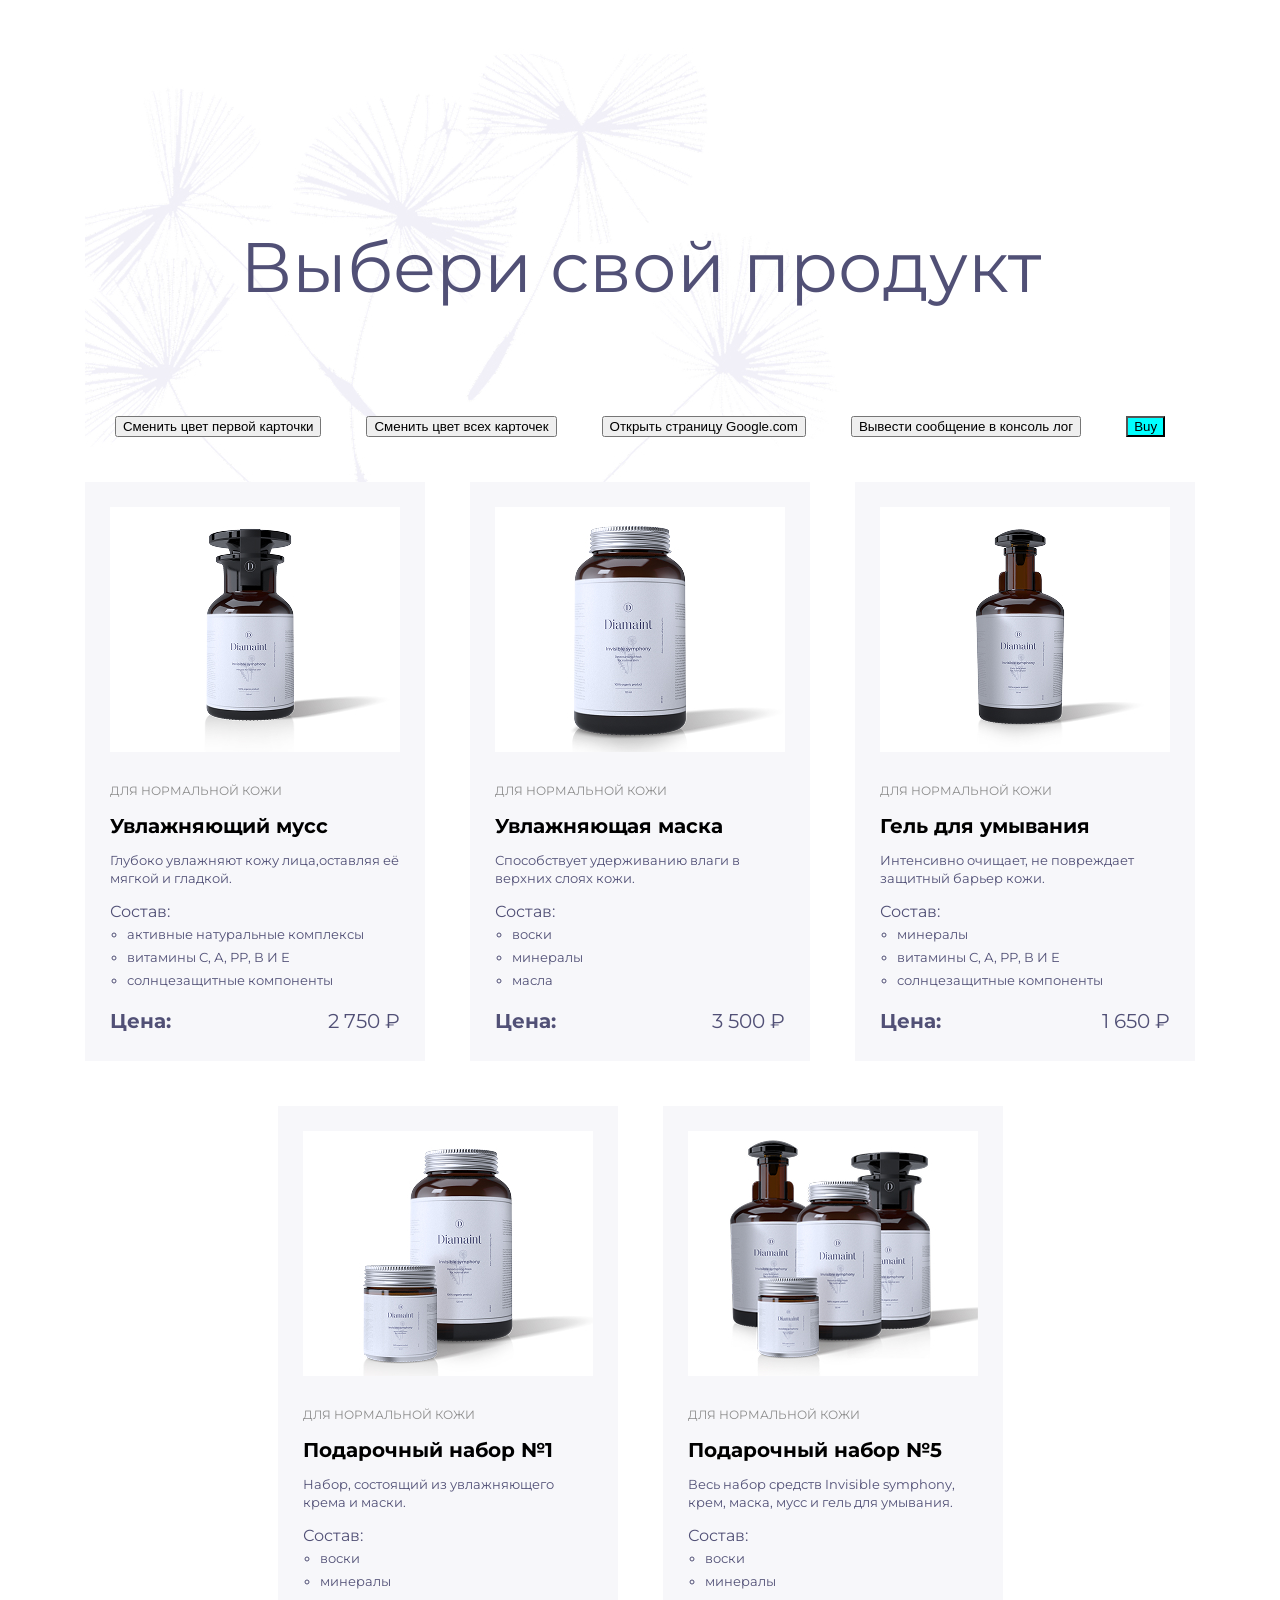
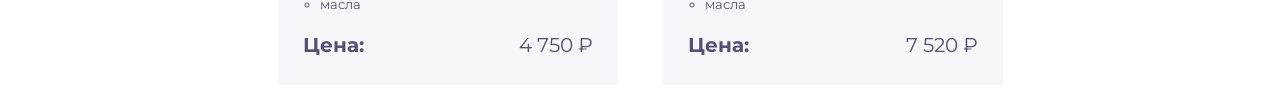
<file: index.html>
<!DOCTYPE html>
<html lang="en">
    <head>
        <meta charset="UTF-8">
        <meta name="viewport" content="width=device-width, initial-scale=1.0">
        <title>Document</title>
        <link rel="stylesheet" href="style.css">
        <link rel="stylesheet" href="https://fonts.googleapis.com/css2?family=Montserrat:wght@400;500;700&display=swap">
    </head>
    <body>
        <main class="main">
            <div class="container">
                <h1 class="title">Выбери свой продукт</h1>
                <ul class="products clear-list">
                <button id="change-color-first-card">Сменить цвет первой карточки</button>
                <button id="change-color-all-cards">Сменить цвет всех карточек</button>
                <button id="open-google">Открыть страницу Google.com</button>
                <button id="output-console-log">Вывести сообщение в консоль лог</button>
                <button id="button-buy">Buy</button>
                    <li class="products__item card">
                        <img src="images/Mousee.jpg" alt="Товар увлажняющий мусс" class="card__image">
                        <h3 class="card__category">для нормальной кожи</h3>
                        <h2 class="card__name">Увлажняющий мусс</h2>
                        <p class="card__description"> Глубоко увлажняют кожу лица,оставляя её мягкой и гладкой.</p>
                        <div class="card__compound compound">
                            <span class="compound__title">Состав:</span>
                            <ul class="compound__list">
                                <li>активные натуральные комплексы</li>
                                <li>витамины С, А, РР, В И Е</li>
                                <li>солнцезащитные компоненты</li>
                            </ul>
                        </div>
                        <div class="card__price price">
                            <b class="price__label">Цена:</b>
                            <span class="price__cost">2 750 &#8381</span>
                        </div>
                    </li>
                    <li class="products__item card">
                        <img src="images/mask.jpg" alt="Товар увлажняющая маска" class="card__image">
                        <h3 class="card__category">для нормальной кожи</h3>
                        <h2 class="card__name">Увлажняющая маска</h2>
                        <p class="card__description"> Способствует удерживанию влаги в верхних слоях кожи.</p>
                        <div class="card__compound compound">
                            <span class="compound__title">Состав:</span>
                            <ul class="compound__list">
                                <li>воски</li>
                                <li>минералы</li>
                                <li>масла</li>
                            </ul>
                        </div>
                        <div class="card__price price">
                            <b class="price__label">Цена:</b>
                            <span class="price__cost">3 500 &#8381</span>
                        </div>
                    </li>
                    <li class="products__item card">
                        <img src="images/gel.jpg" alt="Товар гель для умывания" class="card__image">
                        <h3 class="card__category">для нормальной кожи</h3>
                        <h2 class="card__name">Гель для умывания</h2>
                        <p class="card__description"> Интенсивно очищает, не повреждает защитный барьер кожи.</p>
                        <div class="card__compound compound">
                            <span class="compound__title">Состав:</span>
                            <ul class="compound__list">
                                <li>минералы</li>
                                <li>витамины С, А, РР, В И Е</li>
                                <li>солнцезащитные компоненты</li>
                            </ul>
                        </div>
                        <div class="card__price price">
                            <b class="price__label">Цена:</b>
                            <span class="price__cost">1 650 &#8381</span>
                        </div>
                    </li>
                    <li class="products__item card">
                        <img src="images/SetNo.1.jpg" alt="Товар подарочный набор №1" class="card__image">
                        <h3 class="card__category">для нормальной кожи</h3>
                        <h2 class="card__name">Подарочный набор №1</h2>
                        <p class="card__description"> Набор, состоящий из увлажняющего крема и маски.</p>
                        <div class="card__compound compound">
                            <span class="compound__title">Состав:</span>
                            <ul class="compound__list">
                                <li>воски</li>
                                <li>минералы</li>
                                <li>масла</li>
                            </ul>
                        </div>
                        <div class="card__price price">
                            <b class="price__label">Цена:</b>
                            <span class="price__cost">4 750 &#8381</span>
                        </div>
                    </li>
                    <li class="products__item card">
                        <img src="images/SetNo.5.jpg" alt="Товар подарочный набор №5" class="card__image">
                        <h3 class="card__category">для нормальной кожи</h3>
                        <h2 class="card__name">Подарочный набор №5</h2>
                        <p class="card__description"> Весь набор средств Invisible symphony, крем, маска, мусс и гель для умывания.</p>
                        <div class="card__compound compound">
                            <span class="compound__title">Состав:</span>
                            <ul class="compound__list">
                                <li>воски</li>
                                <li>минералы</li>
                                <li>масла</li>
                            </ul>
                        </div>
                        <div class="card__price price">
                            <b class="price__label">Цена:</b>
                            <span class="price__cost">7 520 &#8381</span>
                        </div>
                    </li>
                </ul>
            </div>
        </main>
        <script type="module" src="main.js"></script>
    </body>
</html>
</file>
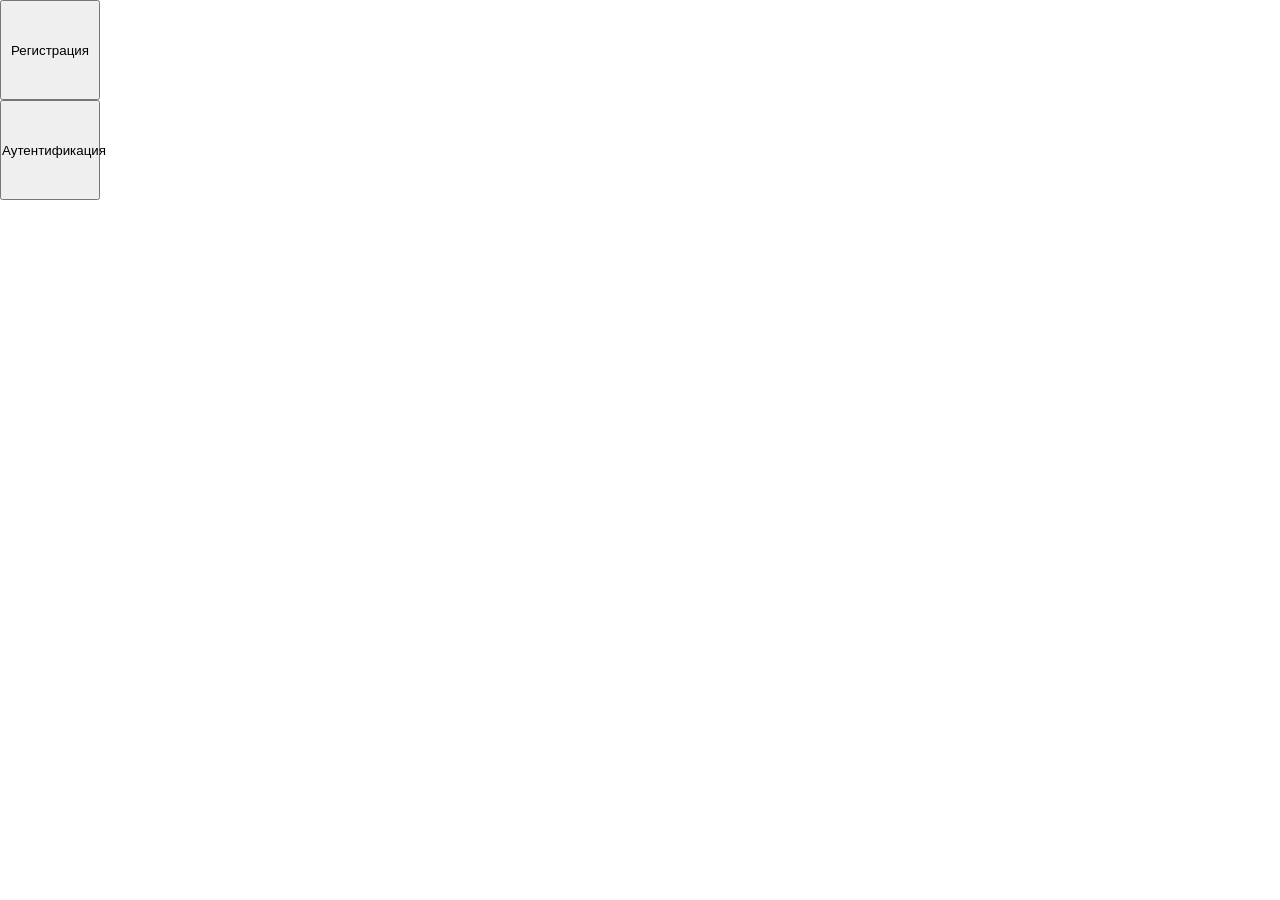
<file: homework-14/index.html>
<!DOCTYPE html>
<html lang="en">
<head>
  <meta charset="UTF-8">
  <meta name="viewport" content="width=device-width, initial-scale=1.0">
  <title>Document</title>
  <link rel="stylesheet" href="style.css">
</head>
<body>
  <div class="overlay" id="overlay"></div>

  <button class="button" id="registration-button">Регистрация</button>
  <button class="button" id="auth-button">Аутентификация</button>

  <div id="registration-modal" class="modal">
    <button id="modal-close-button" class="modal-close-button">X</button>
    <h1>Регистрация</h1>
    <span>Пароль</span>
    <span>Повторите пароль</span>
    <span>Логин</span>
    <span>Почта</span>
  </div>

  <div id="auth-modal" class="modal">
    <button id="modal-close-button" class="modal-close-button">X</button>
    <h1>Аутентификация</h1>
    <span>Логин</span>
    <span>Пароль</span>
  </div>

  <script type="module" src="script.js"></script>
</body>
</html>
</file>
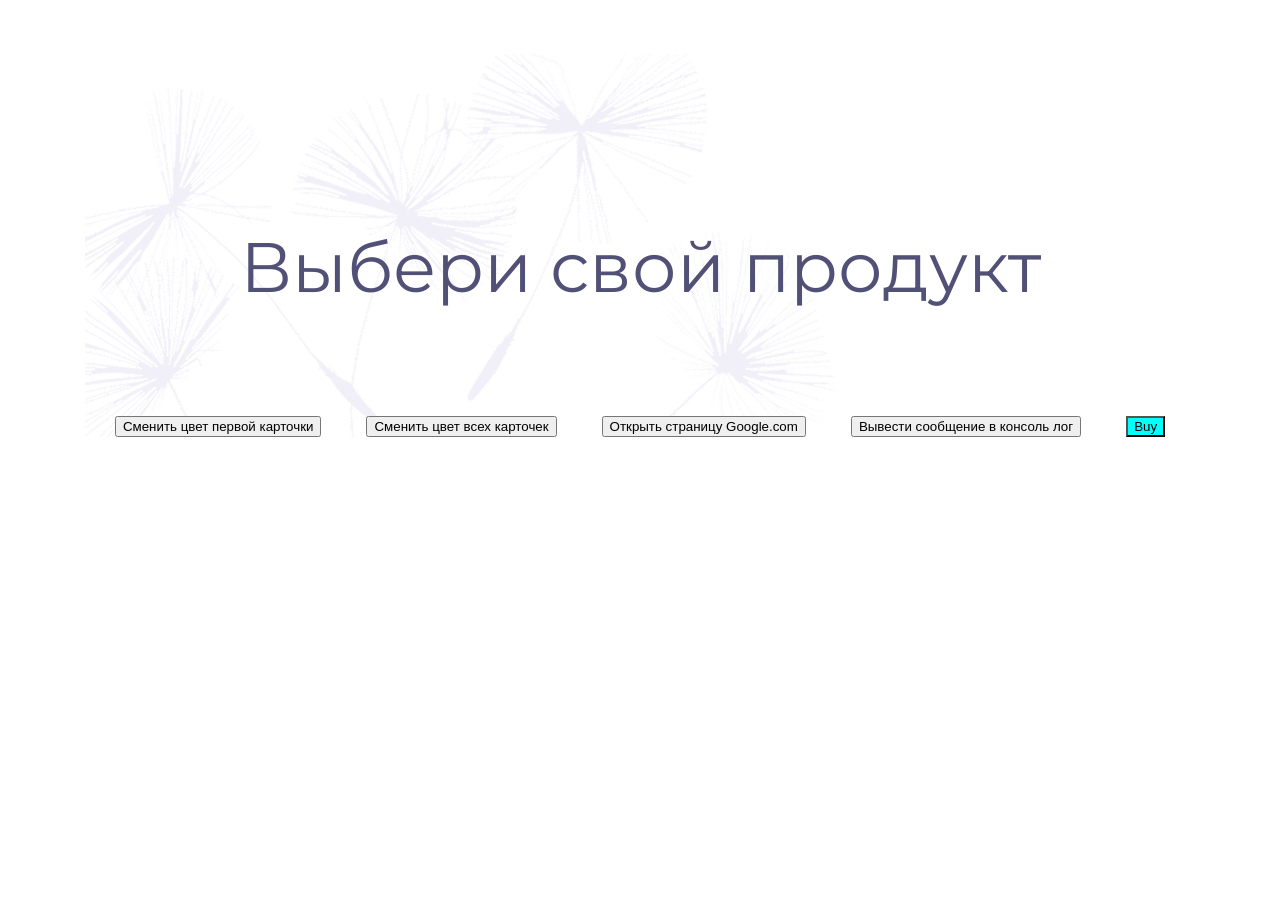
<file: homework-10.html>
<!DOCTYPE html>
<html lang="en">

<head>
    <meta charset="UTF-8">
    <meta name="viewport" content="width=device-width, initial-scale=1.0">
    <title>Document</title>
    <link rel="stylesheet" href="style.css">
    <link rel="stylesheet" href="https://fonts.googleapis.com/css2?family=Montserrat:wght@400;500;700&display=swap">
</head>

<body>
    <main class="main">
        <div class="container">
            <h1 class="title">Выбери свой продукт</h1>
            <ul class="products clear-list">
                <button id="change-color-first-card">Сменить цвет первой карточки</button>
                <button id="change-color-all-cards">Сменить цвет всех карточек</button>
                <button id="open-google">Открыть страницу Google.com</button>
                <button id="output-console-log">Вывести сообщение в консоль лог</button>
                <button id="button-buy">Buy</button>
                <template class="product-template">
                    <li class="products__item card">
                        <img src="" alt="" class="card__image">
                        <h3 class="card__category"></h3>
                        <h2 class="card__name"></h2>
                        <p class="card__description"></p>
                        <div class="card__compound compound">
                            <span class="compound__title">Состав:</span>
                            <ul class="compound__list"></ul>
                        </div>
                        <div class="card__price price">
                            <b class="price__label">Цена:</b>
                            <span class="price__cost"></span>
                        </div>
                    </li>
                </template>
            </ul>
        </div>
    </main>
    <script type="module" src="homework-10.js"></script>
</body>

</html>
</file>
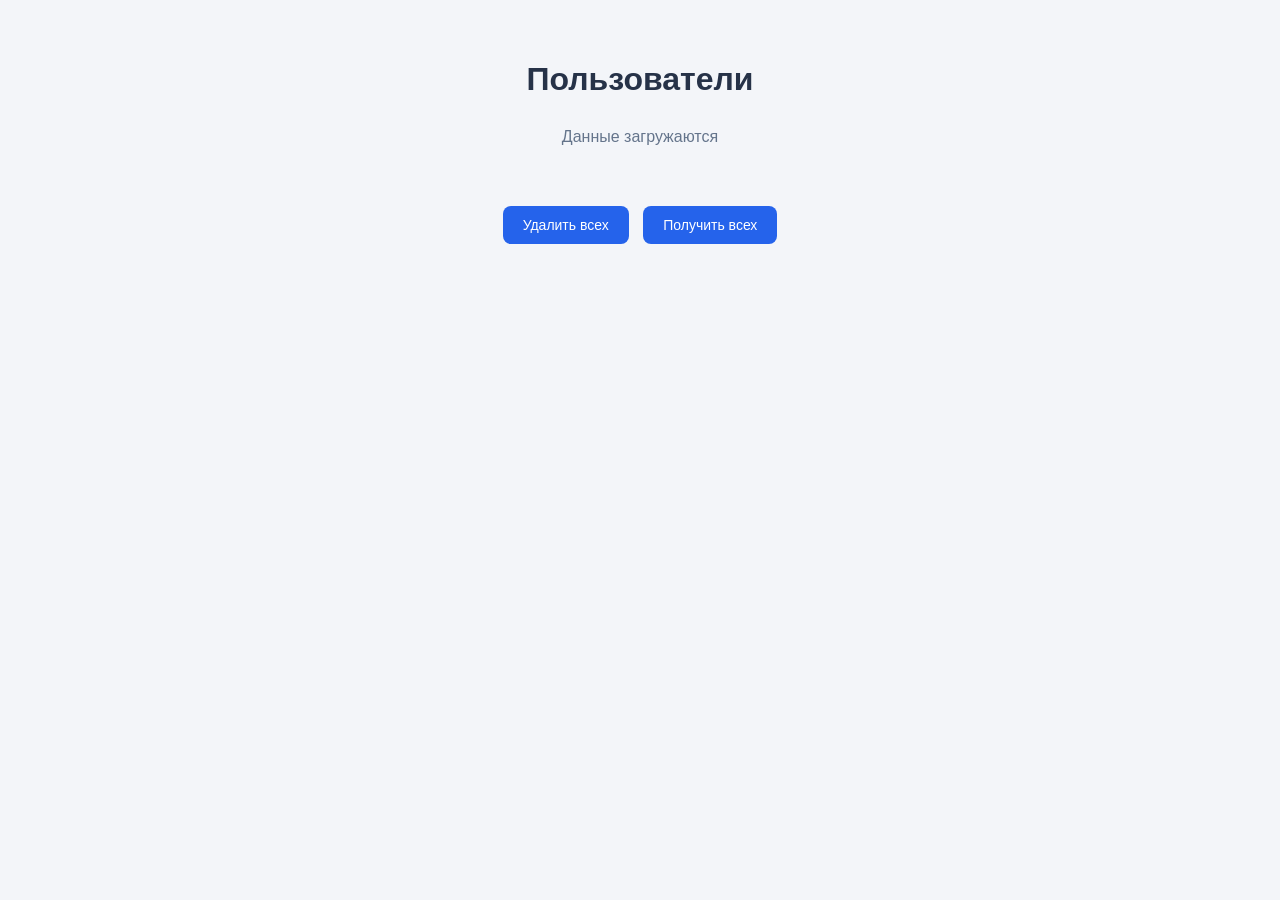
<file: async/async.html>
<!DOCTYPE html>
<html lang="ru">
<head>
    <meta charset="UTF-8">
    <meta name="viewport" content="width=device-width, initial-scale=1.0">
    <title>Пользователи</title>
    <link rel="stylesheet" href="async.css">
    <script type="module" src="async.js"></script>
</head>

<body>
    <h1>Пользователи</h1>

    <div id="message">Данные загружаются</div>

    <div id="users"></div>

    <template id="user-template">
        <div class="user-card">
            <h3 class="user-name"></h3>
            <p class="user-email"></p>
            <p class="user-age"></p>
            <button class="delete-user">Удалить</button>
        </div>
    </template>

    <button id="delete-all">Удалить всех</button>
    <button id="get-all">Получить всех</button>
</body>
</html>
</file>
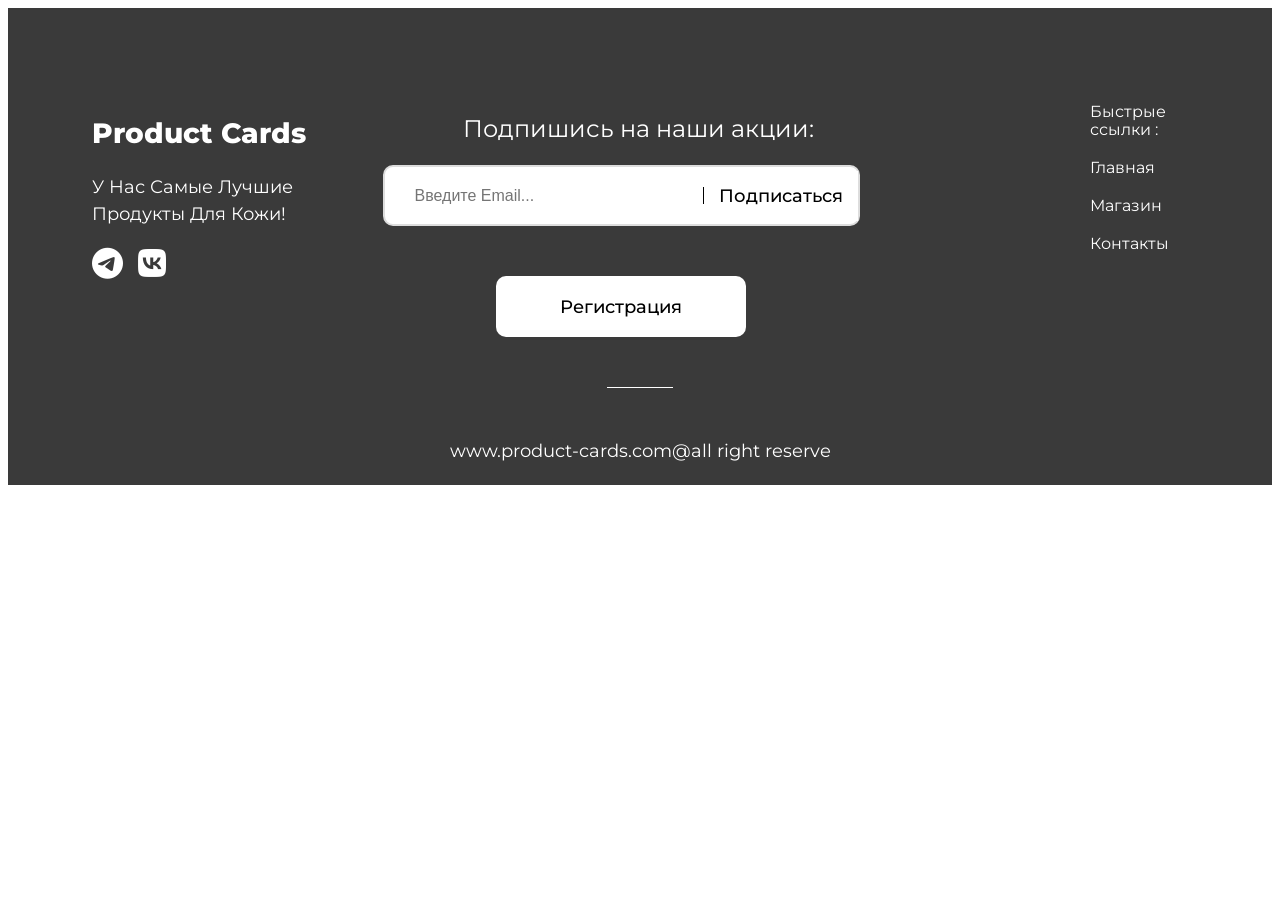
<file: homework-11/homework-11.html>
<!DOCTYPE html>
<html lang="en">

<head>
    <meta charset="UTF-8">
    <meta name="viewport" content="width=device-width, initial-scale=1.0">
    <title>Document</title>
    <link rel="stylesheet" href="homework-11.css">
    <link rel="stylesheet" href="https://fonts.googleapis.com/css2?family=Montserrat:wght@400;500;700&display=swap">
    <link rel="stylesheet" href="https://cdnjs.cloudflare.com/ajax/libs/font-awesome/6.4.0/css/all.min.css">
</head>

<body>
    <main class="main">
        <div class="container">
            <div class="main-title">
                <h1 class="title">Product Cards</h1>
                <p class="product">У Нас Самые Лучшие Продукты Для Кожи!</p>
                <div class="icons">
                    <a href="#"><i class="fab fa-telegram fa-2x"></i></a>
                    <a href="#"><i class="fab fa-vk fa-2x"></i></a>
                </div>
            </div>
            <div class="subscribe">
                <h3 class="request">Подпишись на наши акции:</h3>
                <form class="subscribe__form">
                    <input type="email" name="userEmail" id="subscribe-input" placeholder="Введите Email..." class="subscribe__input" required>
                    <span class="subscribe__divider"></span>
                    <button type="submit" class="subscribe__button">Подписаться</button>
                </form>
                <button type="submit" class="registration__button">Регистрация</button>
            </div>
            <nav class="links">
                <ul class="links__list clear-list">
                    <li class="links-list__link">Быстрые ссылки :</li>
                    <li><a href="#" class="links-list__link">Главная</a></li>
                    <li><a href="#" class="links-list__link">Магазин</a></li>
                    <li><a href="#" class="links-list__link">Контакты</a></li>
                </ul>
            </nav>
        </div>
        <div class="overlay"></div>
        <div id="modal" class="modal__title">
            <div class="modal__content">
                <span class="modal__close">&times;</span>
                <form id="registrationForm" class="modal__form">
                    <input type="text" name="firstName" placeholder="Имя" pattern="[А-Яа-яЁёA-Za-z]+" required>
                    <input type="text" name="lastName" placeholder="Фамилия" pattern="[А-Яа-яЁёA-Za-z]+" required>
                    <input type="date" name="birthDate" placeholder="Дата рождения" required>
                    <input type="text" name="login" placeholder="Логин" minlength="4" required>
                    <input type="password" name="password" class="password" placeholder="Пароль" minlength="4" required>
                    <input type="password" name="passwordRepeat" class="password__repeat" placeholder="Повтор пароля" required>
                    <button type="submit" class="modal__button">Зарегистрироваться</button>
                </form>
            </div>
        </div>
        <hr class="footer__line">
        <footer class="footer">
            <a href="#" class="copyright__link"> www.product-cards.com@all right reserve </a>
        </footer>
    </main>
    <script type="module" src="homework-11.js"></script>

</body>

</html>
</file>
<file: style.css>
*,
*::before,
*::after {
    box-sizing: border-box;
}

#button-buy {
    background-color: #00ffff;
}
#button-buy.btn1 {
    background-color: #F57A8A;
}

body {
    font-family: "Montserrat", sans-serif ;
    line-height: 18px;
}

.container {
    width: 1110px;
    margin: 0 auto;
    background-image: url("images/dandelions.jpg");
    background-repeat: no-repeat;
    background-position: 0 0;
    padding-top: 220px;
}

.title {
    font-weight: 400;
    font-size: 70px;
    line-height: 78px;
    color: #515076;
    text-align: center;
    margin-bottom: 110px;
    margin-top: 0;
}

.clear-list {
    list-style: none;
    padding: 0;
    margin: 0;
}

.card__price {
    display: flex;
    justify-content: space-between;
    margin-top: 20px;
}

.price__label {
    color: #515076;
    font-size: 20px;
}

.price__cost {
    color: #515076;
    height: 24px;
    font-size: 20px;
}

.card {
    background-color: #F7F7FA;
    padding: 25px;
    width: 100%;
}

.card__image {
    display: block;
    width: 251;
    margin-bottom: 30px;
}

.card__category {
    display: block;
    color: #8C8C8C;
    text-transform: uppercase;
    font-weight: 400;
    font-size: 12px;
    width: 171;
}

.card__name {
    font-size: 20px;
}

.card__description {
    color: #515076;
    font-size: 13px;
}

.compound__title {
    color: #515076;
    margin-bottom: px;
}

.compound__list {
    font-size: 13px;
    color: #515076;
    padding-left: 17px;

}

.card__compound {
    line-height: 23px
}

.products {
    display: flex;
    flex-wrap: wrap;
    justify-content: center;
    gap: 45px;

}

.products__item {
    width: 340px;
}
</file>
<file: homework-14/style.css>
* {
  margin: 0;
  padding: 0;
}

.button {
  display: block;
  width: 100px;
  height: 100px;
}

.modal-close-button {
  display: block;
  position: absolute;
  top: 10px;
  right: 10px;
  border: none;
  background-color: transparent;
  cursor: pointer;
  padding: 10px;
}

.modal {
  position: absolute;
  display: none;
  top: 50%;
  left: 50%;
  transform: translate(-50%, -50%);
  width: 60rem;
  height: 50rem;
  background-color: #fff;
  border-radius: 20px;
}

.modal-showed {
  display: block;
}

.overlay {
  width: 100%;
  height: 100%;
  position: absolute;
  display: none;
  background-color: rgb(0, 0, 0, 0.6);
}

.overlay-showed {
  display: block;
}
</file>
<file: async/async.css>
* {
box-sizing: border-box;
}

body {
text-align: center;
margin: 0;
padding: 40px 20px;
font-family: Arial, sans-serif;
background-color: #f3f5f9;
color: #263248;
}

h1 {
text-align: center;
margin-bottom: 30px;
font-size: 32px;
}

#message {
text-align: center;
margin-bottom: 25px;
color: #64748b;
font-size: 16px;
}

#users {
text-align: left;
max-width: 1100px;
margin: 0 auto 30px;
display: flex;
flex-wrap: wrap;
justify-content: center;
gap: 25px;
}

.user-card {
width: 300px;
flex-shrink: 0;
background-color: #ffffff;
padding: 25px;
border-radius: 16px;
box-shadow: 0 5px 20px rgba(0, 0, 0, 0.06);
transition: transform 0.2s, box-shadow 0.2s;
text-align: center;
}

.user-card:hover {
transform: translateY(-5px);
box-shadow: 0 10px 25px rgba(0, 0, 0, 0.1);
}

.user-card h3 {
margin-top: 0;
margin-bottom: 18px;
color: #2563eb;
font-size: 21px;
}

.user-card p {
margin: 10px 0;
color: #64748b;
font-size: 15px;
}

button {
border: none;
padding: 11px 20px;
border-radius: 8px;
cursor: pointer;
font-size: 14px;
transition: background-color 0.2s;
}

.delete-user {
margin-top: 15px;
background-color: #fee2e2;
color: #dc2626;
}

.delete-user:hover {
background-color: #fecaca;
}

#delete-all,
#get-all {
display: inline-block;
margin: 5px;
background-color: #2563eb;
color: #ffffff;
}

#delete-all:hover,
#get-all:hover {
background-color: #1d4ed8;
}
</file>
<file: homework-11/homework-11.css>
*,
*::before,
*::after {
    box-sizing: border-box;
}

body {
    font-family: "Montserrat", sans-serif ;
}

.main {
    max-width: 1728px;
    margin: 0 auto;
    min-height: 477px;
    background-color: #3A3A3A;
    line-height: 18px;
    color: #ffffff;
    display: flex;
    flex-direction: column;
}

.container {
    display: flex;
    justify-content: space-between;
    padding-top: 85px;
}

.title {
    font-size: 28px;
    line-height: 154%;
    font-weight: 800;
}

.main-title {
    margin-left: 84px;
}

.product {
    font-size: 18px;
    line-height: 154%;
    font-weight: 400;
}

.links {
    margin-right: 75px;
}

.links__title {
    font-size: 20px;
    line-height: 100%;
    font-weight: 500;
}

.clear-list {
    list-style: none;
    padding: 0;
    margin: auto;
}
 
.links-list__link {
    display: flex;
    padding: 10px 0;
    color: #ffffff;
    text-decoration: none;
}

.request {
    font-weight: 400;
    font-size: 24px;
    line-height: 100%;
    margin-left: 80px;
}

.subscribe {
    display: flex;
    flex-direction: column;
    margin-right: 230px;
}

.subscribe__form {
    display: flex;
    border: 2px solid #ddd;
    border-radius: 10px;
    width: 477px;
    height: 61px;
    align-items: center;
    background-color: #ffffff;
}

.subscribe__input {
    flex: 1;
    border: none;
    padding: 10px 30px;
    font-size: 16px;
}

.subscribe__divider {
    width: 1px;
    height: 30%;
    background: #000000;
}

.subscribe__button {
    padding: 14px 15px;
    border: none;
    cursor: pointer;
    background: #ffffff;
    font-size: 18px;
    font-weight: 500;
    font-family: "Montserrat";
}

.registration__button {
    margin: 50px auto;
    width: 250px;
    height: 61px;
    font-size: 18px;
    font-weight: 500;
    cursor: pointer;
    border-radius: 10px;
    background-color: #ffffff;
    border: none;
    font-family: "Montserrat";
}

.footer {
    display: flex;
    justify-content: center;
    align-items: center;
    gap: 15px;
    padding: 25px 20px;
    flex-wrap: wrap;
    margin-top: auto;
}

.copyright__link {
    color: #ffffff;
    text-decoration: none;
    font-size: 18px;
    font-weight: 400;
}

.footer__line {
    width: 66px;
    height: 1px;
    border: none;
    background: #ffffff;
    margin: 0 auto 20px;
}

.icons {
    display: flex;
    gap: 15px;
}

.icons a {
    color: #ffffff;
}

.overlay {
    display: none;
    position: fixed;
    top: 0;
    left: 0;
    width: 100%;
    height: 100%;
    background-color: rgba(0, 0, 0, 0.5);
    z-index: 10;
}

.overlay-showed {
    display: block;
}

.modal__title {
    display: none;
    position: fixed;
    inset: 0;
    z-index: 1000;
    justify-content: center;
    align-items: center;
}

.modal__title.modal-showed {
    display: flex;
}

.modal__content {
    background: white;
    padding: 40px;
    border-radius: 12px;
    max-width: 400px;
    width: 90%;
    position: relative;
}

.modal__close {
    position: absolute;
    top: 15px;
    right: 20px;
    font-size: 30px;
    font-weight: 300;
    color: #999;
    cursor: pointer;
}

.modal__form {
    display: flex;
    flex-direction: column;
    gap: 14px;
}

.modal__form input {
    padding: 14px 16px;
    border: 2px solid #ddd;
    border-radius: 8px;
    font-size: 16px;
    font-family: "Montserrat", sans-serif;
}

.modal__button {
    padding: 14px;
    background: #ffffff;
    border-radius: 8px;
    font-size: 18px;
    font-weight: 600;
    cursor: pointer;
    font-family: "Montserrat", sans-serif;
}
</file>
